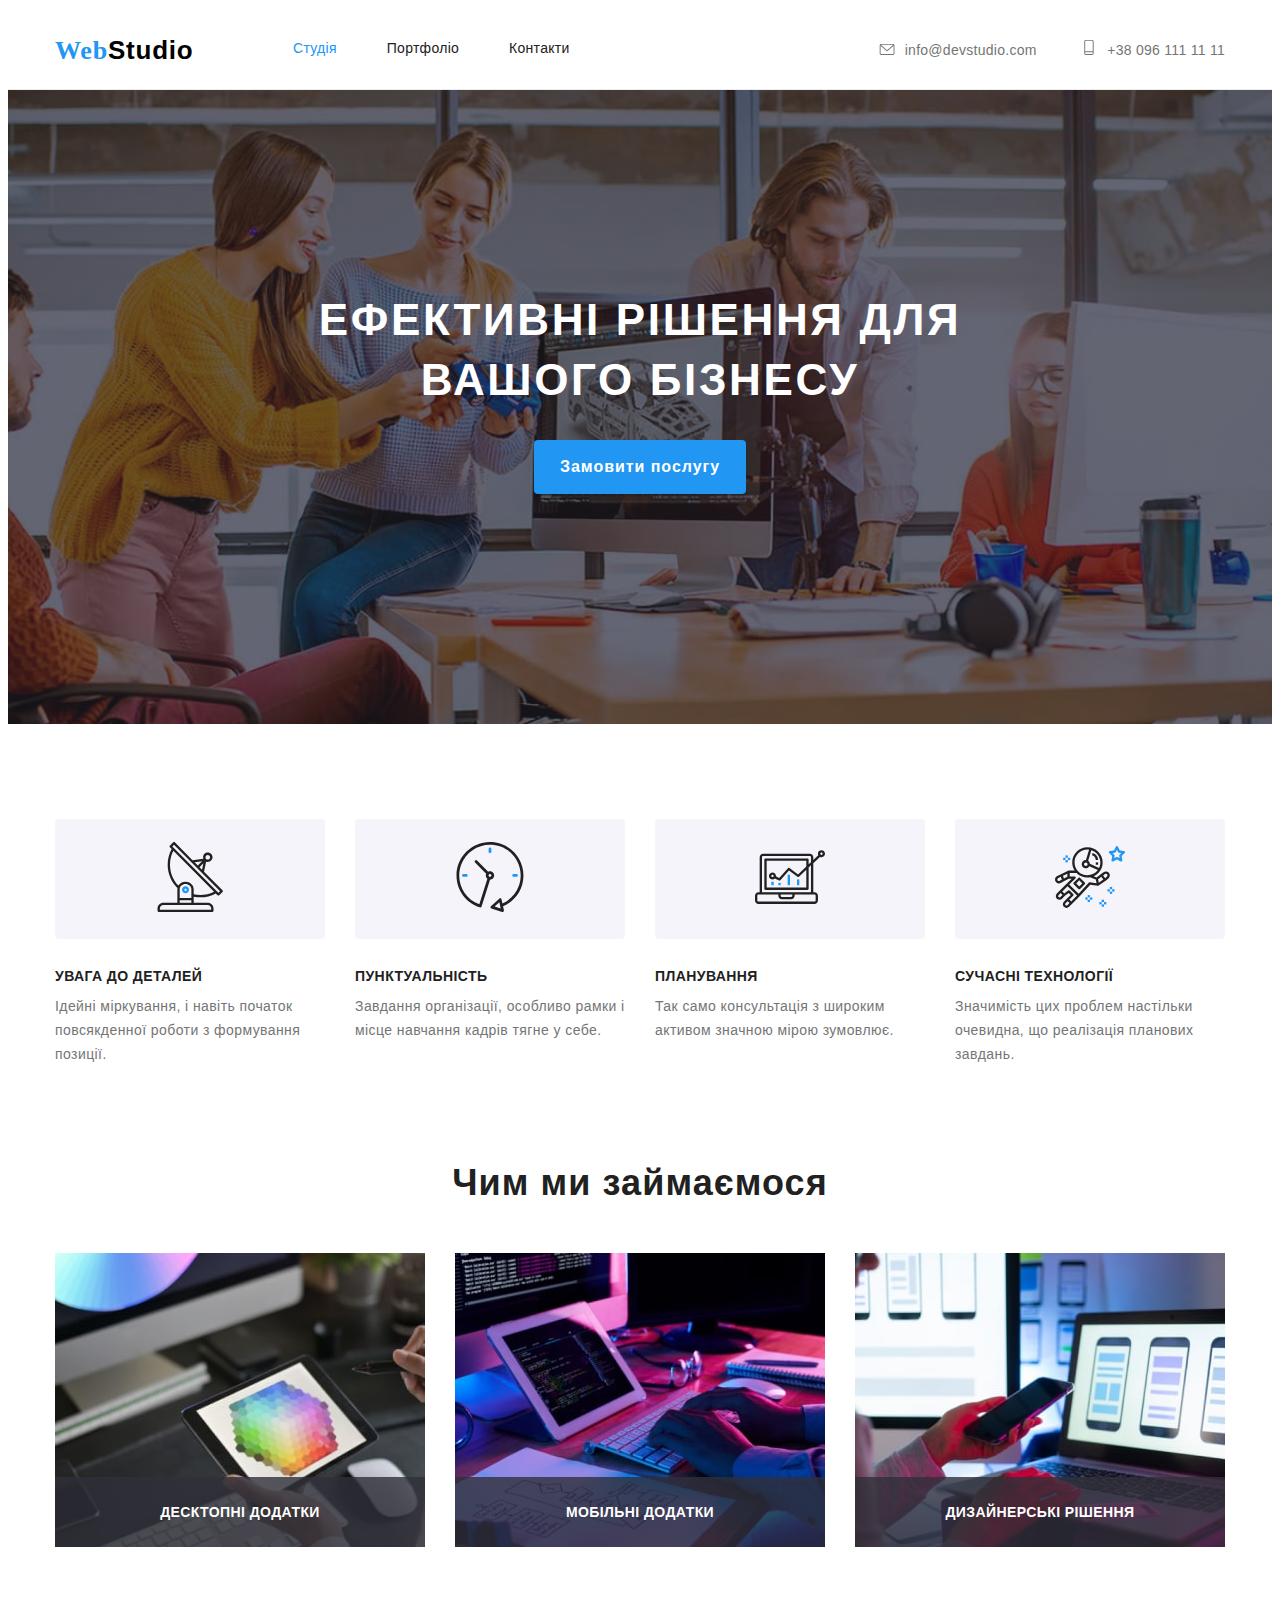
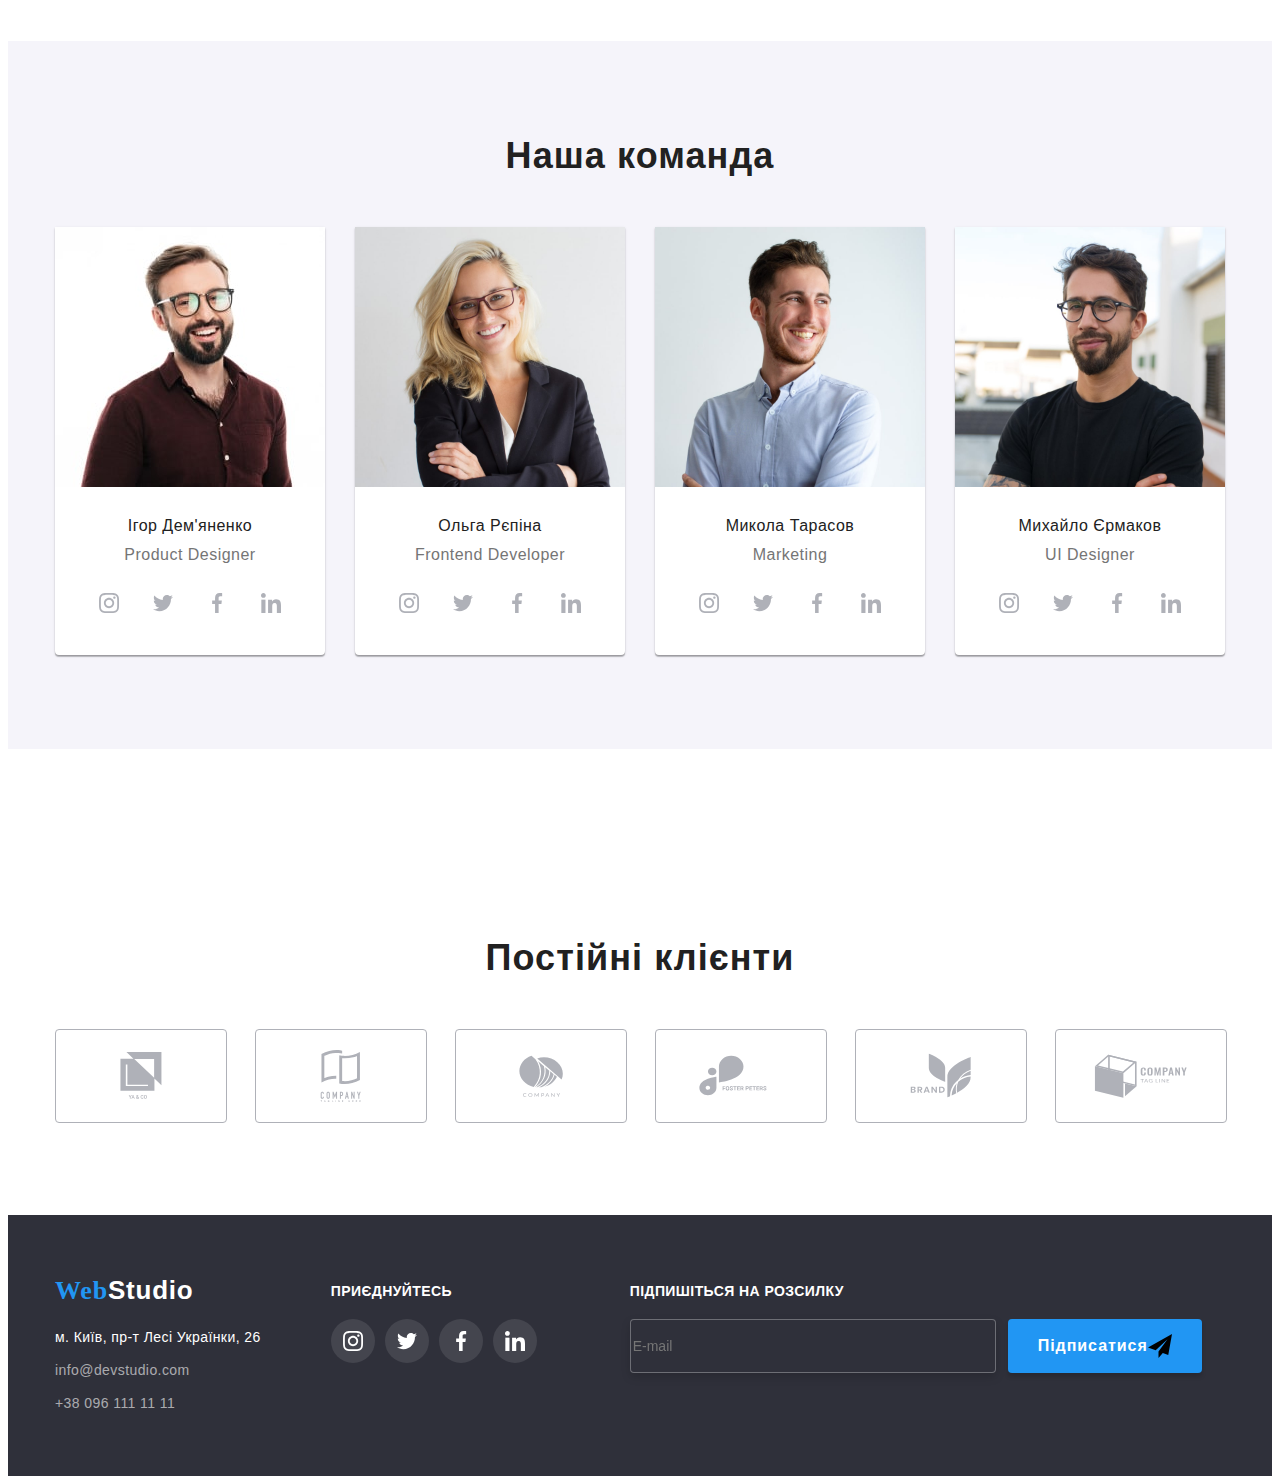
<file: index.html>
<!DOCTYPE html>
<html lang="en">
  <head>
    <meta charset="UTF-8" />
    <meta http-equiv="X-UA-Compatible" content="IE=edge" />
    <meta name="viewport" content="width=device-width, initial-scale=1.0" />
    <title>WebStudio</title>
    <link rel="stylesheet" href="./css/style.css" />
  </head>

  <body>
    <header class="header">
      <div class="container">
        <nav class="header-nav">
        <a href="./index.html" class="header-logo">
          <h1><span class="logo">Web</span><span class="logo-header">Studio</span></h1>
        </a>
        <ul class="header-list list">
          <li><a href="./index.html" class="header-link link">Студія</a></li>
          <li><a href="./portfolio.html" class="header-links link">Портфоліо</a></li>
          <li><a href="./contacts.html" class="header-links link">Контакти</a></li>
        </ul>
        </nav>
        <div class="header-contact">
          <a href="mailto:info@devstudio.com" class="header-mail link"><svg weight="16" height="12" class="header-icons"><use href="./img/icons.svg#icon-envelope-hover"></use></svg>info@devstudio.com</a>
          <a href="tel:+380961111111" class="header-tel link"><svg weight="10" height="16" class="header-icons"><use href="./img/icons.svg#icon-Vector-4"></use></svg>+38 096 111 11 11</a>
        </div>
      </div>
    </header>

    <main>
      <section class="hero">
        <div class="hero-container">
          <p class="hero-title">Ефективні рішення для вашого бізнесу</p>
          <button type="button" class="hero-btn" data-modal-open>Замовити послугу</button>
        </div>
      </section>
      <section class="text">
        <div class="container">
          <ul class="list-text list">
            <li class="text-items">
              <div class="text-elements">
                <a href="#" class="text-link">
                <svg weight="70" height="70" class="text-icons"><use href="./img/icons.svg#icon-Group-3"></use></svg></a>
              </div>
              <p class="text-titles">УВАГА ДО ДЕТАЛЕЙ</p>
              <p class="text-pre-titles">
                Ідейні міркування, і навіть початок повсякденної роботи з
                формування позиції.
              </p>
            </li>
            <li class="text-items">
              <div class="text-elements">
                <a href="#" class="text-link">
                <svg weight="70" height="70" class="text-icons"><use href="./img/icons.svg#icon-clock-1"></use></svg></a>
              </div>
              <p class="text-titles">ПУНКТУАЛЬНІСТЬ</p>
              <p class="text-pre-titles">
                Завдання організації, особливо рамки і місце навчання кадрів
                тягне у себе.
              </p>
            </li>
            <li class="text-items">
              <div class="text-elements">
                <a href="#" class="text-link">
                <svg weight="70" height="70" class="text-icons"><use href="./img/icons.svg#icon-diagram-1"></use></svg></a>
              </div>
              <p class="text-titles">ПЛАНУВАННЯ</p>
              <p class="text-pre-titles">
                Так само консультація з широким активом значною мірою зумовлює.
              </p>
            </li>
            <li class="text-items">
              <div class="text-elements">
                <a href="#" class="text-link">
                <svg weight="70" height="70" class="text-icons"><use href="./img/icons.svg#icon-astronaut-1"></use></svg></a>
              </div>
              <p class="text-titles">СУЧАСНІ ТЕХНОЛОГІЇ</p>
              <p class="text-pre-titles">
                Значимість цих проблем настільки очевидна, що реалізація
                планових завдань.
              </p>
            </li>
          </ul>
        </div>
      </section>
      <section class="work">
        <div class="container">
          <h2 class="work-title">Чим ми займаємося</h2>
          <ul class="work-list list">
            <li class="work-items">
              <div class="work-img">
                <img
                src="./img/galerry_img_1.jpg"
                alt="galerry image"
                width="370"
                height="294"
                />
                <p class="work-cover-text">Десктопні додатки</p>
              </div>
            </li>
            <li class="work-items">
              <div class="work-img">
                <img
                src="./img/galerry_img_2.jpg"
                alt="galerry image"
                width="370"
                height="294"
                />
                <p class="work-cover-text">Мобільні додатки</p>
              </div>
            </li>
            <li class="work-items">
              <div class="work-img">
                <img
                src="./img/galerry_img_3.jpg"
                alt="galerry image"
                width="370"
                height="294"
                />
                <p class="work-cover-text">Дизайнерські рішення</p>
              </div>
            </li>
          </ul>
        </div>
      </section>
      <section class="team">
        <div class="container">
          <h3 class="team-title">Наша команда</h3>
          <ul class="team-list list">
            <li class="team-items">
              <img
                src="./img/team_img_1.jpg"
                alt="team image"
                width="270"
                height="260"
              />
              <p class="team-subject">Ігор Дем'яненко</p>
              <p class="team-desc">Product Designer</p>
              <ul class="team-soc-list list">
                <li class="team-soc-item">
                  <a href="#" class="team-soc-link link">
                    <svg weight="20" height="20" class="team-soc-icons"><use href="./img/icons.svg#icon-instagram-2"></use></svg></a>
                </li>
                <li class="team-soc-item">
                  <a href="#" class="team-soc-link link">
                    <svg weight="20" height="20" class="team-soc-icons"><use href="./img/icons.svg#icon-twitter-1"></use></svg></a>
                </li>
                <li class="team-soc-item">
                  <a href="#" class="team-soc-link link">
                    <svg weight="20" height="20" class="team-soc-icons"><use href="./img/icons.svg#icon-facebook-1"></use></svg></a>
                </li>
                <li class="team-soc-item">
                  <a href="#" class="team-soc-link link">
                    <svg weight="20" height="20" class="team-soc-icons"><use href="./img/icons.svg#icon-linkedin-1"></use></svg></a>
                </li>
              </ul>
            </li>
            <li class="team-items">
              <img
                src="./img/team_img_2.jpg"
                alt="team image"
                width="270"
                height="260"
              />
              <p class="team-subject">Ольга Рєпіна</p>
              <p class="team-desc">Frontend Developer</p>
              <ul class="team-soc-list list">
                <li class="team-soc-item">
                  <a href="#" class="team-soc-link link">
                    <svg weight="20" height="20" class="team-soc-icons"><use href="./img/icons.svg#icon-instagram-2"></use></svg></a>
                </li>
                <li class="team-soc-item">
                  <a href="#" class="team-soc-link link">
                    <svg weight="20" height="20" class="team-soc-icons"><use href="./img/icons.svg#icon-twitter-1"></use></svg></a>
                </li>
                <li class="team-soc-item">
                  <a href="#" class="team-soc-link link">
                    <svg weight="20" height="20" class="team-soc-icons"><use href="./img/icons.svg#icon-facebook-1"></use></svg></a>
                </li>
                <li class="team-soc-item">
                  <a href="#" class="team-soc-link link">
                    <svg weight="20" height="20" class="team-soc-icons"><use href="./img/icons.svg#icon-linkedin-1"></use></svg></a>
                </li>
              </ul>
            </li>
            <li class="team-items">
              <img
                src="./img/team_img_3.jpg"
                alt="team image"
                width="270"
                height="260"
              />
              <p class="team-subject">Микола Тарасов</p>
              <p class="team-desc">Marketing</p>
              <ul class="team-soc-list list">
                <li class="team-soc-item">
                  <a href="#" class="team-soc-link link">
                    <svg weight="20" height="20" class="team-soc-icons"><use href="./img/icons.svg#icon-instagram-2"></use></svg></a>
                </li>
                <li class="team-soc-item">
                  <a href="#" class="team-soc-link link">
                    <svg weight="20" height="20" class="team-soc-icons"><use href="./img/icons.svg#icon-twitter-1"></use></svg></a>
                </li>
                <li class="team-soc-item">
                  <a href="#" class="team-soc-link link">
                    <svg weight="20" height="20" class="team-soc-icons"><use href="./img/icons.svg#icon-facebook-1"></use></svg></a>
                </li>
                <li class="team-soc-item">
                  <a href="#" class="team-soc-link link">
                    <svg weight="20" height="20" class="team-soc-icons"><use href="./img/icons.svg#icon-linkedin-1"></use></svg></a>
                </li>
              </ul>
            </li>
            <li class="team-items">
              <img
                src="./img/team_img_4.jpg"
                alt="team image"
                width="270"
                height="260"
              />
              <p class="team-subject">Михайло Єрмаков</p>
              <p class="team-desc">UI Designer</p>
              <ul class="team-soc-list list">
                <li class="team-soc-item">
                  <a href="#" class="team-soc-link link">
                    <svg weight="20" height="20" class="team-soc-icons"><use href="./img/icons.svg#icon-instagram-2"></use></svg></a>
                </li>
                <li class="team-soc-item">
                  <a href="#" class="team-soc-link link">
                    <svg weight="20" height="20" class="team-soc-icons"><use href="./img/icons.svg#icon-twitter-1"></use></svg></a>
                </li>
                <li class="team-soc-item">
                  <a href="#" class="team-soc-link link">
                    <svg weight="20" height="20" class="team-soc-icons"><use href="./img/icons.svg#icon-facebook-1"></use></svg></a>
                </li>
                <li class="team-soc-item">
                  <a href="#" class="team-soc-link link">
                    <svg weight="20" height="20" class="team-soc-icons"><use href="./img/icons.svg#icon-linkedin-1"></use></svg></a>
                </li>
              </ul>
            </li>
          </ul>
        </div>
      </section>
      <section class="regular-clients">
        <div class="container">
        <h3 class="client-text">Постійні клієнти</h3>
          <ul class="clients-list list">
            <li class="clients-item"><a href="#" class="clients-link link">
                <svg weight="41" height="47" class="clients-icons"><use href="./img/icons.svg#icon-Union"></use></svg>
              </a>
            </li>
            <li class="clients-item"><a href="#" class="clients-link link">
                <svg weight="40" height="52" class="clients-icons"><use href="./img/icons.svg#icon-group"></use></svg>
              </a>
            </li>
            <li class="clients-item"><a href="#" class="clients-link link">
                <svg weight="44" height="42" class="clients-icons"><use href="./img/icons.svg#icon-Object"></use></svg>
              </a>
            </li>
            <li class="clients-item"><a href="#" class="clients-link link">
                <svg weight="84" height="41" class="clients-icons"><use href="./img/icons.svg#icon-group-1"></use></svg>
              </a>
            </li>
            <li class="clients-item"><a href="#" class="clients-link link">
                <svg weight="63" height="45" class="clients-icons"><use href="./img/icons.svg#icon-group-2"></use></svg>
              </a>
            </li>
            <li class="clients-item"><a href="#" class="clients-link link">
                <svg weight="94" height="44" class="clients-icons"><use href="./img/icons.svg#icon-Object-1"></use></svg>
              </a>
            </li>
          </ul>
        </div>
      </section>
    </main>

    <footer>
      <section class="footer">
        <div class="container">
          <a href="./index.html" class="logo-footer">
          <h4><span class="logo">Web</span><span class="footer-logo">Studio</span></h4>
          </a>
          <address class="address">
            <ul class="footer-list list">
              <li class="maps-link">
              <a
                  href="https://goo.gl/maps/BGoxk5Z8TYpSF4ss9"
                  target="_blank"
                  class="maps"
                  rel="noopener noreferrer nofollow" style="text-decoration: none;">м. Київ, пр-т Лесі Українки, 26</a>
              </li>
              <li class="mail-link">
                <a href="mailto:info@devstudio.com" class="mail" style="text-decoration: none;">info@devstudio.com</a>
              </li>
              <li class="tel-link">
                <a href="tel:+380961111111" class="tel" style="text-decoration: none;">+38 096 111 11 11</a>
              </li>
            </ul>
            <div class="footer-soc-list">
              <p class="footer-text">приєднуйтесь</p>
              <ul class="soc-list list">
                <li class="soc-item">
                  <a href="#" class="soc-link">
                    <svg weight="20" height="20" class="footer-soc-icons"><use href="./img/icons.svg#icon-instagram"></use></svg></a>
                </li>
                <li class="soc-item">
                  <a href="#" class="soc-link">
                    <svg weight="20" height="20" class="footer-soc-icons"><use href="./img/icons.svg#icon-twitter-1"></use></svg></a>
                </li>
                <li class="soc-item">
                  <a href="#" class="soc-link">
                    <svg weight="20" height="20" class="footer-soc-icons"><use href="./img/icons.svg#icon-facebook-1"></use></svg></a>
                </li>
                <li class="soc-item">
                  <a href="#" class="soc-link">
                    <svg weight="20" height="20" class="footer-soc-icons"><use href="./img/icons.svg#icon-linkedin-1"></use></svg></a>
                </li>
              </ul>
            </div>
            <div class="footer-group-input">
              <p class="footer-text">Підпишіться на розсилку</p>
              <div class="footer-input-wrapper">
                <input type="email" class="footer-input"
                placeholder="E-mail">
                <button type="submit" class="footer-button">Підписатися<svg width="24" height="24" class="footer-button-icon"><use href="./img/icons.svg#icon-icon-send-1"></use></svg></button>
              </div>
            </div>
          </address>
        </div>
      </section>
    </footer>
    
    <div class="backdrop is-hidden" data-modal>
      <div class="modal">
        <button type="button" class="modal-close" data-modal-close>
          <svg width="11" height="11" class="modal-icon"><use href="./img/icons.svg#icon-Vector-5"></use></svg>
        </button>
        <p class="modal-heading">Залиште свої дані, ми вам передзвонимо</p>
        <form action="">

          <div class="modal-input-group">
            <label for="name">Ім'я</label>
            <div class="modal-input-wrapper">
              <input type="text" class="modal-input" name="name" id="name"
              required>
                <svg class="modal-input-icon" width="18" height="18">
                <use href="./img/icons.svg#icon-Vector-6"></use></svg>
            </div>
          </div>

          <div class="modal-input-group">
            <label for="name-tel">Телефон</label>
            <div class="modal-input-wrapper">
              <input type="tel" class="modal-input"
              name="name-tel" id="name-tel"
              pattern="[\+]\d{3}\s[\(]\d{2}[\)]\s\d{3}[\-]\d{2}[\-]\d{2}"
              required>
              <svg class="modal-input-icon" width="18" height="18">
                <use href="./img/icons.svg#icon-Vector-7"></use></svg>
            </div>
          </div>

          <div class="modal-input-group">
            <label for="name-email">Пошта</label>
            <div class="modal-input-wrapper">
              <input type="email" class="modal-input"
              name="name-email" id="name-email"
              required>
              <svg class="modal-input-icon" width="18" height="18">
                <use href="./img/icons.svg#icon-Vector-8"></use></svg>
            </div>
          </div>
          
          <div class="modal-input-group">
            <label for="comment">Коментар</label>
              <textarea name="comment" id="comment" class="modal-text"
              placeholder="Введіть текст"></textarea>
          </div>

          <div class="modal-group">
            <input type="checkbox" name="politic" id="politic" class="modal-politic-check visually-hidden">
            <label for="politic" class="modal-politic-label">
              <span class="modal-politic-check2">
                <svg width="11" height="8">
                <use href="./img/icons.svg#icon-Vector-9"></use></svg>
              </span>
              Погоджуюся з розсилкою та приймаю<a href="" class="modal-politic">Умови договору</a></label>
          </div>
          <button type="submit" class="modal-btn">Відправити</button>
        </form>
      </div>
    </div>
    <script src="./js/modal.js"></script>
  </body>
</html>
</file>
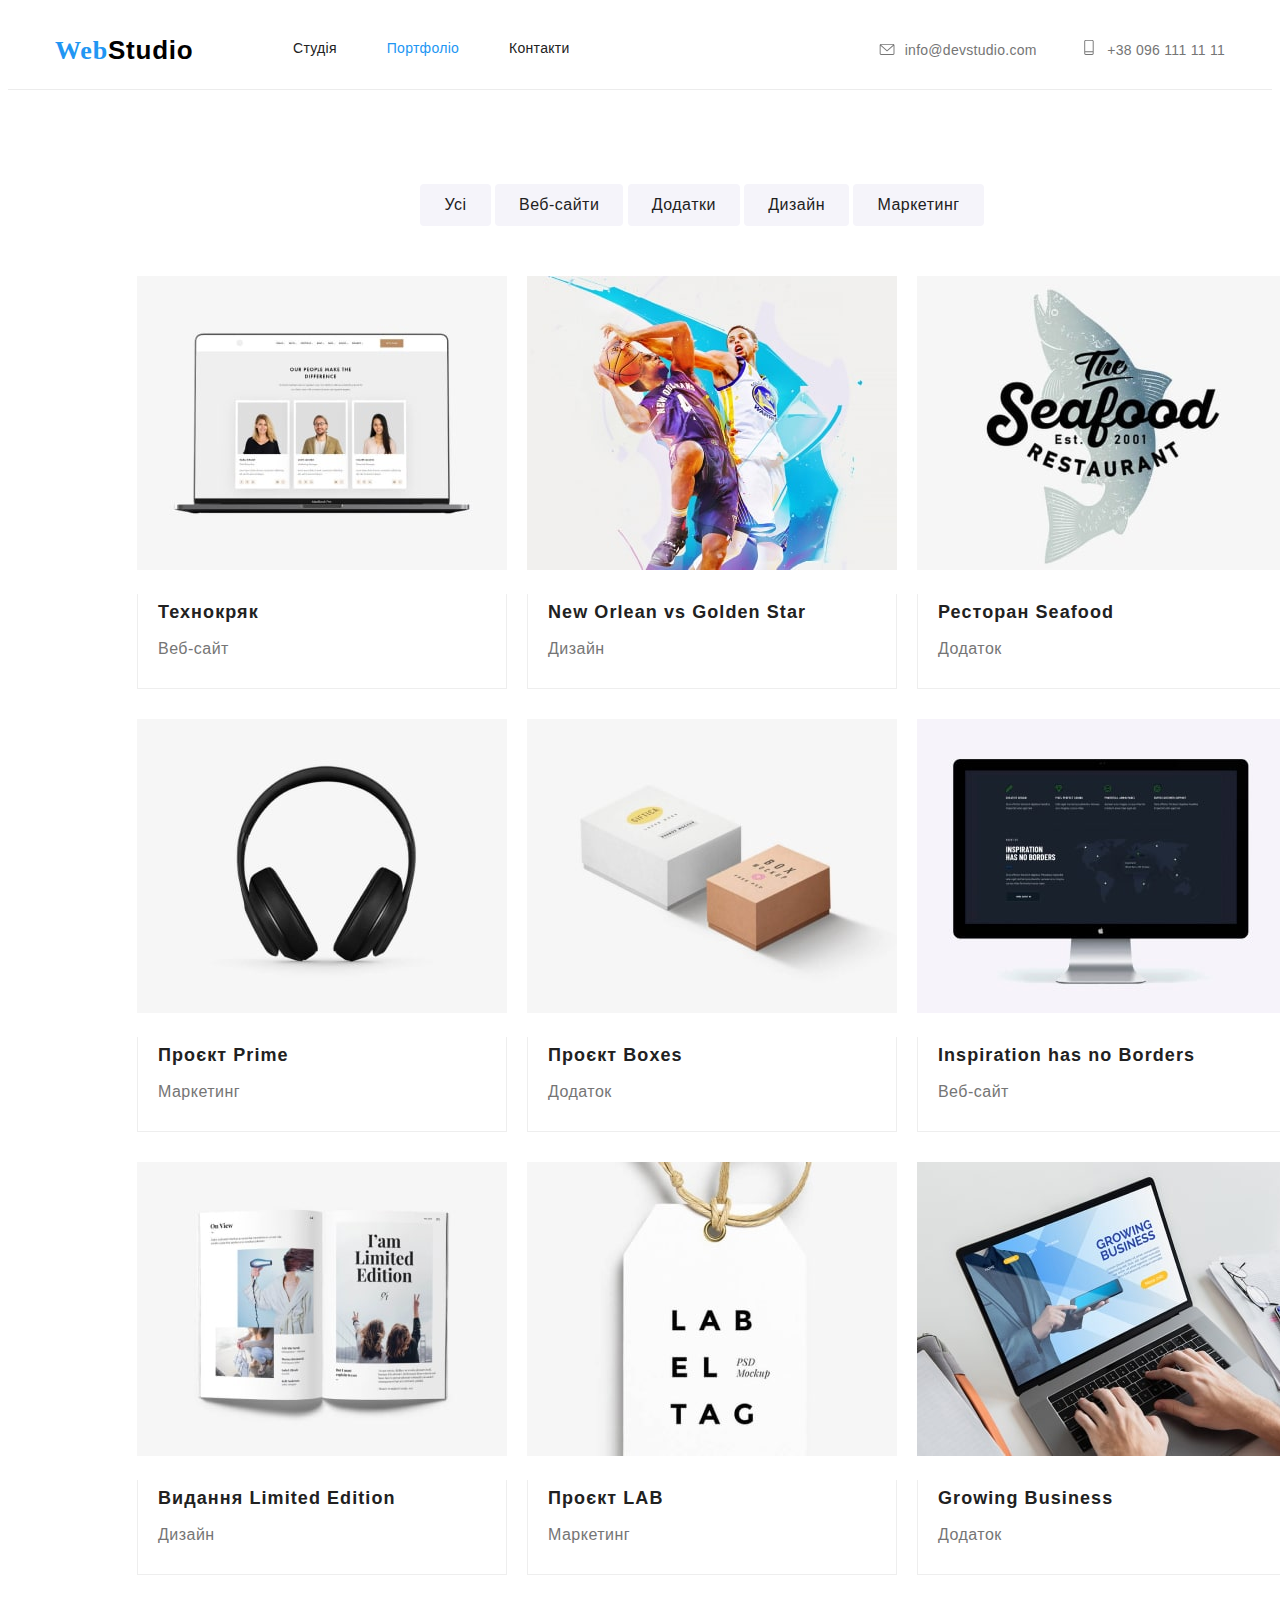
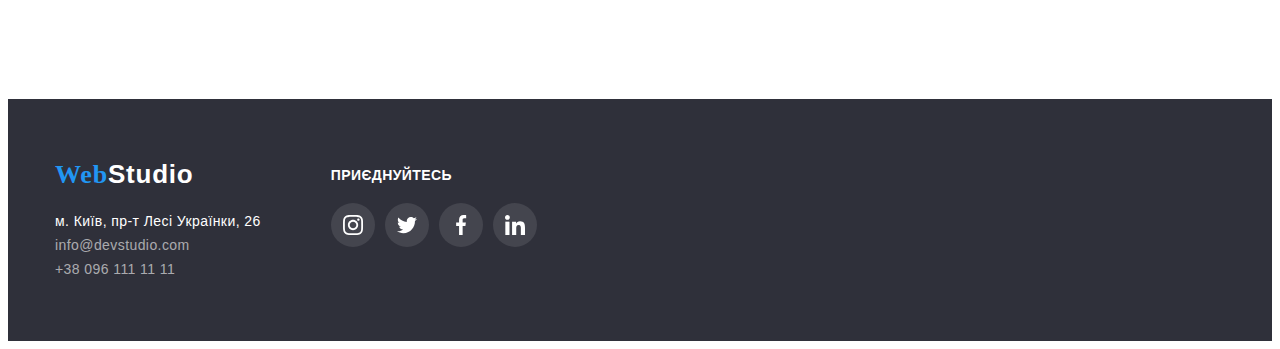
<file: portfolio.html>
<!DOCTYPE html>
<html lang="en">
<head>
    <meta charset="UTF-8">
    <meta http-equiv="X-UA-Compatible" content="IE=edge">
    <meta name="viewport" content="width=device-width, initial-scale=1.0">
    <title>Portfolio</title>
    <link rel="stylesheet" href="./css/style.css">
</head>
<body>
    <header class="header">
        <div class="container">
            <nav class="header-nav">
                <a href="./index.html" class="header-logo">
                    <h1><span class="logo">Web</span><span class="logo-header">Studio</span></h1>
                </a>
                <ul class="header-list list">
                    <li><a href="./index.html" class="header-links link">Студія</a></li>
                    <li><a href="./portfolio.html" class="header-link link">Портфоліо</a></li>
                    <li><a href="./contacts.html" class="header-links link">Контакти</a></li>
                </ul>
            </nav>
        <div class="header-contact">
          <a href="mailto:info@devstudio.com" class="header-mail link"><svg weight="16" height="12" class="header-icons"><use href="./img/icons.svg#icon-envelope-hover"></use></svg>info@devstudio.com</a>
          <a href="tel:+380961111111" class="header-tel link"><svg weight="10" height="16" class="header-icons"><use href="./img/icons.svg#icon-Vector-4"></use></svg>+38 096 111 11 11</a>
        </div>
    </div>
 </header>

<main>
    <section class="main">
        <div class="container">
        <ul class="main-list list">
            <button type="button" class="main-button link">Усі</button>
            <button type="button" class="main-button link">Веб-сайти</button>
            <button type="button" class="main-button link">Додатки</button>
            <button type="button" class="main-button link">Дизайн</button>
            <button type="button" class="main-button link">Маркетинг</button>
        </ul>
        <ul class="list-main list">
            <li class="item">
                <div class="item-img">
                    <img src="./img/all_img_1.jpg" alt="all image">
                    <p class="item-cover-text">****************</p>
                </div>
                    <div class="item-text">
                    <p class="title">Технокряк</p>
                    <p class="subtitle">Веб-сайт</p>
            </li>
            <li class="item">
                <div class="item-img">
                    <img src="./img/all_img_2.jpg" alt="all image">
                    <p class="item-cover-text">****************</p>
                </div>
                    <div class="item-text">
                    <p class="title">New Orlean vs Golden Star</p>
                    <p class="subtitle">Дизайн</p>
            </li>
            <li class="item">
                <div class="item-img">
                    <img src="./img/all_img_3.jpg" alt="all image">
                    <p class="item-cover-text">****************</p>
                </div>
                    <div class="item-text">
                    <p class="title">Ресторан Seafood</p>
                    <p class="subtitle">Додаток</p>
            </li>
            <li class="item">
                <div class="item-img">
                    <img src="./img/all_img_4.jpg" alt="all image">
                    <p class="item-cover-text">****************</p>
                </div>
                    <div class="item-text">
                    <p class="title">Проєкт Prime</p>
                    <p class="subtitle">Маркетинг</p>
            </li>
            <li class="item">
                <div class="item-img">
                    <img src="./img/all_img_5.jpg" alt="all image">
                    <p class="item-cover-text">****************</p>
                </div>
                    <div class="item-text">
                    <p class="title">Проєкт Boxes</p>
                    <p class="subtitle">Додаток</p>
            </li>
            <li class="item">
                <div class="item-img">
                    <img src="./img/all_img_6.jpg" alt="all image">
                    <p class="item-cover-text">****************</p>
                </div>
                    <div class="item-text">
                    <p class="title">Inspiration has no Borders</p>
                    <p class="subtitle">Веб-сайт</p>
            </li>
            <li class="item">
                <div class="item-img">
                    <img src="./img/all_img_7.jpg" alt="all image">
                    <p class="item-cover-text">****************</p>
                </div>
                    <div class="item-text">
                    <p class="title">Видання Limited Edition</p>
                    <p class="subtitle">Дизайн</p>
            </li>
            <li class="item">
                <div class="item-img">
                    <img src="./img/all_img_8.jpg" alt="all image">
                    <p class="item-cover-text">****************</p>
                </div>
                    <div class="item-text">
                    <p class="title">Проєкт LAB</p>
                    <p class="subtitle">Маркетинг</p>
            </li>
            <li class="item">
                <div class="item-img">
                    <img src="./img/all_img_9.jpg" alt="all image">
                    <p class="item-cover-text">****************</p>
                </div>
                    <div class="item-text">
                    <p class="title">Growing Business</p>
                    <p class="subtitle">Додаток</p>
            </li>
        </ul>
        </div>
    </section>
</main>
    
    <footer>
        <section class="footer">
            <div class="container">
                <a href="./index.html" class="header-logo">
                    <h4><span class="logo">Web</span><span class="footer-logo">Studio</span></h4>
                </a>
        <address class="address">
            <ul class="footer-list list">
                <li><a href="https://goo.gl/maps/BGoxk5Z8TYpSF4ss9" class="maps" style="text-decoration: none;" target="_blank" rel="noopener noreferrer nofollow">м. Київ, пр-т Лесі Українки, 26</a></li>
                <li><a href="mailto:info@devstudio.com" class="mail" style="text-decoration: none;">info@devstudio.com</a></li>
                <li><a href="tel:+380961111111" class="tel" style="text-decoration: none;">+38 096 111 11 11</a></li>
            </ul>
            <div class="footer-soc-list">
              <p class="footer-text">приєднуйтесь</p>
              <ul class="soc-list list">
                <li class="soc-item">
                  <a href="#" class="soc-link">
                    <svg weight="20" height="20" class="footer-soc-icons"><use href="./img/icons.svg#icon-instagram"></use></svg></a>
                </li>
                <li class="soc-item">
                  <a href="#" class="soc-link">
                    <svg weight="20" height="20" class="footer-soc-icons"><use href="./img/icons.svg#icon-twitter-1"></use></svg></a>
                </li>
                <li class="soc-item">
                  <a href="#" class="soc-link">
                    <svg weight="20" height="20" class="footer-soc-icons"><use href="./img/icons.svg#icon-facebook-1"></use></svg></a>
                </li>
                <li class="soc-item">
                  <a href="#" class="soc-link">
                    <svg weight="20" height="20" class="footer-soc-icons"><use href="./img/icons.svg#icon-linkedin-1"></use></svg></a>
                </li>
              </ul>
            </div>
        </address>
        </div>
        </section>
    </footer>
</body>
</html>
</file>
<file: css/style.css>
:root {
  --main-color: #ccc;

  --accent-color: #2196f3;

  --main-margin: 30px;
}
p,
h1,
h2,
h3,
h4,
h5,
h6 {
  margin: 0;
}
ul {
  margin: 0;
  padding-left: 0;
}
button {
  cursor: pointer;
}
img {
  display: block;
}

body {
  font-family: "Roboto", sans-serif;
  color: #212121;
}

.container {
  width: 1170px;
  padding: 0 15px;
  margin: 0 auto;
}

.link {
  text-decoration: none;
}
.list {
  list-style: none;
}
/*------------HEADER------------*/
.header {
  border-bottom: 1px;
  border-bottom-style: solid;
  border-color: #ececec;
  padding: 25px 0;
}
header .container {
  display: flex;
  align-items: center;
}
.header-nav {
  display: flex;
  align-items: center;
}
.header-contact {
  margin-left: auto;
}
.header-list {
  font-family: "Roboto";
  font-style: normal;
  font-weight: 500;
  font-size: 14px;
  line-height: 16px;
  letter-spacing: 0.02em;
  color: #212121;
  display: flex;
}
.header-logo {
  width: 145px;
  height: 31px;
  margin-right: 93px;
  text-decoration: none;
  display: flex;
  align-items: center;
}
.logo {
  font-family: "Raleway";
  font-style: normal;
  font-weight: 700;
  font-size: 26px;
  line-height: calc(31 / 26);
  /* identical to box height */
  letter-spacing: 0.03em;
  color: #2196f3;
}
.logo-header {
  font-family: "Raleway", sans-serif;
  font-style: normal;
  font-weight: 700;
  font-size: 26px;
  line-height: calc(31 / 26);
  letter-spacing: 0.03em;
  color: #000;
  margin-right: 93px;
}
.header-links {
  font-family: "Roboto", sans-serif;
  font-style: normal;
  font-weight: 500;
  font-size: 14px;
  line-height: 1.14;
  letter-spacing: 0.02em;
  color: #212121;
  transition: color 250ms cubic-bezier(0.4, 0, 0.2, 1);
}
/*.header-list li + li {
  margin-left: 50px;
}*/
.header-list > li:not(:last-child) {
  margin-right: 50px;
}

.header-links:hover,
.header-links:focus {
  color: var(--accent-color);
}

.header-link {
  font-family: "Roboto", sans-serif;
  font-style: normal;
  font-weight: 500;
  font-size: 14px;
  line-height: 1.14;
  letter-spacing: 0.02em;
  color: #2196f3;
  transition: color 250ms cubic-bezier(0.4, 0, 0.2, 1);
}
.header-link:hover,
.header-link:focus {
  color: var(--accent-color);
}
.header-tel {
  font-weight: 500;
  font-size: 14px;
  line-height: 1.14;
  letter-spacing: 0.02em;
  color: #757575;
  transition: color 250ms cubic-bezier(0.4, 0, 0.2, 1);
}
/* .header-tel:hover,
.header-tel:focus {
  color: var(--accent-color);
} */
.header-tel:hover,
.header-tel:focus {
  color: var(--accent-color);
}
.header-icons {
  fill: currentColor;
}
.header-mail {
  font-weight: 500;
  font-size: 14px;
  line-height: 1.14;
  letter-spacing: 0.02em;
  color: #757575;
  margin-right: 40px;
  transition: color 250ms cubic-bezier(0.4, 0, 0.2, 1);
}
/* .header-mail:hover,
.header-mail:focus {
  color: var(--accent-color);
} */
.header-mail:hover,
.header-mail:focus {
  color: var(--accent-color);
}
.header-icons {
  fill: currentColor;
}
.header-icons {
  margin-right: 10px;
  width: 16px;
}

/*------------HERO------------*/

.hero-container {
  padding: 200px 0;
  max-width: 1600px;
  min-width: 1200px;
  margin: auto;
  background-image: linear-gradient(
      rgba(47, 48, 58, 0.4),
      rgba(47, 48, 58, 0.4)
    ),
    url(../img/hero-img.jpg);
  background-repeat: no-repeat;
  background-size: cover;
  background-position: center;
  background-color: #2f303a;
}
.hero-title {
  font-family: inherit;
  font-style: normal;
  background-color: #2f303a;
  font-weight: 900;
  font-size: 44px;
  line-height: 1.36;
  text-align: center;
  letter-spacing: 0.06em;
  text-transform: uppercase;
  background-color: transparent;
  color: #ffffff;
  display: flex;
  align-items: center;
  justify-content: center;
  width: 700px;
  height: 120px;
  margin: 0 auto;
}
.hero-btn {
  font-family: inherit;
  font-weight: 700;
  font-size: 16px;
  line-height: 1.87;
  display: flex;
  align-items: center;
  text-align: center;
  letter-spacing: 0.06em;
  color: #ffffff;
  background: #2196f3;
  box-shadow: 0px 4px 4px rgba(0, 0, 0, 0.15);
  border-radius: 4px;
  border-color: transparent;
  margin: 30px auto;
  padding: 10px 24px;
}
.hero-btn:hover,
.hero-btn:focus {
  background-color: var(--accent-color);
}
/*------------TEXT------------*/
.text {
  padding: 95px 0;
}
.list-text {
  display: flex;
}
.text-items:not(:last-child) {
  margin-right: var(--main-margin);
}
.text-elements {
  width: 270px;
  height: 120px;
  display: flex;
  background: #f5f4fa;
  border-radius: 4px;
  justify-content: center;
  align-items: center;
}
.text-elements:not(:last-child) {
  margin: 0 0 30px 0;
}
.text-titles {
  font-weight: 700;
  font-size: 14px;
  line-height: 1.14;
  letter-spacing: 0.03em;
  text-transform: uppercase;
  color: #212121;
  padding-bottom: 10px;
}
.text-pre-titles {
  font-weight: 400;
  font-size: 14px;
  line-height: 1.71;
  letter-spacing: 0.03em;
  color: #757575;
  max-width: 270px;
}
/*------------WORK------------*/
.work {
  padding-bottom: 94px;
}
.work-title {
  font-family: inherit;
  font-weight: 700;
  font-size: 36px;
  line-height: 1.16;
  text-align: center;
  letter-spacing: 0.03em;
  color: #212121;
  padding-bottom: 50px;
}
.work-list {
  display: flex;
}
/* .work-items {
} */
.work-img {
  position: relative;
}
.work-cover-text {
  font-family: inherit;
  font-weight: 700;
  font-size: 14px;
  line-height: 16px;
  text-align: center;
  letter-spacing: 0.03em;
  text-transform: uppercase;
  color: #ffffff;
  width: 100%;
  background: rgba(47, 48, 58, 0.8);
  padding: 27px 0;

  position: absolute;
  top: 0;
  transform: translateY(320%);
}
.work-items:not(:last-child) {
  margin-right: var(--main-margin);
}
/*------------TEAM------------*/
.team {
  background-color: #f5f4fa;
  padding: 94px 0;
}
.team-title {
  font-family: inherit;
  font-weight: 700;
  font-size: 36px;
  line-height: 1.16;
  text-align: center;
  letter-spacing: 0.03em;
  color: #212121;
  padding-bottom: 50px;
}
.team-list {
  display: flex;
  max-width: 1170px;
}
.team-items:not(:last-child) {
  margin-right: var(--main-margin);
}
.team-items {
  width: calc((100% - 90px) / 4);
  border-radius: 0px 0px 4px 4px;
  background: #ffffff;
  box-shadow: 0px 1px 3px rgba(0, 0, 0, 0.12), 0px 1px 1px rgba(0, 0, 0, 0.14),
    0px 2px 1px rgba(0, 0, 0, 0.2);
}
.team-subject {
  font-weight: 500;
  font-size: 16px;
  line-height: 1.18;
  text-align: center;
  letter-spacing: 0.03em;
  color: #212121;
  margin: 30px 0 10px;
}
.team-desc {
  font-weight: 400;
  font-size: 16px;
  line-height: 1.18;
  text-align: center;
  letter-spacing: 0.03em;
  color: #757575;
  margin: 10px 0 16px;
}
.team-soc-list {
  display: flex;
  justify-content: center;
  align-items: center;
}
.team-soc-item {
  width: 44px;
  height: 44px;
  margin-bottom: var(--main-margin);
}
.team-soc-item:not(:last-child) {
  margin-right: 10px;
}
.team-soc-link {
  width: 100%;
  height: 100%;
  display: flex;
  background-color: #ffffff;
  border-radius: 50%;
  justify-content: center;
  align-items: center;
  color: #afb1b8;
  transition: color 250ms cubic-bezier(0.4, 0, 0.2, 1);
}
.team-soc-link:hover {
  color: var(--accent-color);
}
.team-soc-icons {
  fill: currentColor;
}
/* .team-soc-link:hover .team-soc-icons {
  fill: var(--accent-color);
} */

/* .team-soc-link:hover {
  color: var(--accent-color);
}
.team-soc-icons {
  fill: currentColor;
} */
/*------------CLIENTS------------*/
.regular-clients {
  padding: 94px 0;
}
.client-text {
  font-family: inherit;
  font-weight: 700;
  font-size: 36px;
  line-height: 42px;
  text-align: center;
  letter-spacing: 0.03em;
  color: #212121;
  margin: 94px auto 50px;
}
.clients-list {
  display: flex;
  justify-content: center;
  align-items: center;
}
.clients-item {
  width: 170px;
  height: 92px;
}
.clients-item:not(:last-child) {
  margin-right: var(--main-margin);
}
.clients-link {
  width: 100%;
  height: 100%;
  display: flex;
  border: 1px solid #afb1b8;
  border-radius: 4px;
  justify-content: center;
  align-items: center;
  color: #afb1b8;
  transition: color 250ms cubic-bezier(0.4, 0, 0.2, 1),
    border-color 250ms cubic-bezier(0.4, 0, 0.2, 1);
}
.clients-link:hover {
  color: var(--accent-color);
  border-color: var(--accent-color);
}
.clients-icons {
  fill: currentColor;
}
/* .clients-link:hover .clients-icons {
  fill: var(--accent-color);
} */

/*------------FOOTER------------*/
.footer {
  background-color: #2f303a;
  padding: 60px 0;
}
.logo-footer {
  width: 145px;
  height: 31px;
  text-decoration: none;
}
.address {
  display: flex;
  margin-top: 20px;
}
.footer-logo {
  font-family: inherit;
  font-style: normal;
  font-weight: 700;
  font-size: 26px;
  line-height: 1.19;
  letter-spacing: 0.03em;
  color: #ffffff;
  margin-bottom: 20px;
}
.footer-title {
  font-family: inherit;
  font-style: normal;
  font-weight: 700;
  font-size: 26px;
  line-height: 1.19;
  letter-spacing: 0.03em;
  color: #2196f3;
}
.maps-link {
  margin-bottom: 9px;
}
.maps {
  font-style: normal;
  font-weight: 400;
  font-size: 14px;
  line-height: 1.71;
  letter-spacing: 0.03em;
  color: #ffffff;
  margin: 28px 0 12px;
  transition: color 250ms cubic-bezier(0.4, 0, 0.2, 1);
}
.maps:hover,
.maps:focus {
  color: #2196f3;
}
.mail-link {
  margin-bottom: 9px;
}
.mail {
  font-style: normal;
  font-weight: 400;
  font-size: 14px;
  line-height: 1.71;
  letter-spacing: 0.03em;
  color: rgba(255, 255, 255, 0.6);
  margin-bottom: 12px;
  transition: color 250ms cubic-bezier(0.4, 0, 0.2, 1);
}
.mail:hover,
.mail:focus {
  color: #2196f3;
}
.tel {
  font-style: normal;
  font-weight: 400;
  font-size: 14px;
  line-height: 1.71;
  letter-spacing: 0.03em;
  color: rgba(255, 255, 255, 0.6);
  transition: color 250ms cubic-bezier(0.4, 0, 0.2, 1);
}
.tel:hover,
.tel:focus {
  color: #2196f3;
}
.footer-soc-list {
  margin-top: -43px;
  margin-left: 70px;
  width: 206px;
  height: 80px;
}
.soc-list {
  display: flex;
  justify-content: center;
  align-items: center;
}
.soc-item {
  width: 44px;
  height: 44px;
}
.soc-item:not(:last-child) {
  margin-right: 10px;
}
.soc-link {
  width: 100%;
  height: 100%;
  display: flex;
  background: rgba(255, 255, 255, 0.1);
  border-radius: 50%;
  justify-content: center;
  align-items: center;
  color: #ffffff;
  transition: background-color 250ms cubic-bezier(0.4, 0, 0.2, 1);
}
.soc-link:hover {
  background-color: var(--accent-color);
}
.footer-soc-icons {
  fill: currentColor;
}

.footer-group-input {
  margin-left: 93px;
  margin-top: -43px;
}

.footer-text {
  font-family: inherit;
  font-style: normal;
  font-weight: 700;
  font-size: 14px;
  line-height: 16px;
  letter-spacing: 0.03em;
  text-transform: uppercase;
  color: #ffffff;
  padding-bottom: 20px;
}

.footer-input-wrapper {
  display: flex;
  justify-content: center;
  align-items: center;
}
.footer-input {
  width: 360px;
  height: 50px;
  margin-right: 12px;
  background: #2f303a;
  border: 1px solid rgba(255, 255, 255, 0.3);
  filter: drop-shadow(0px 4px 4px rgba(0, 0, 0, 0.15));
  border-radius: 4px;
  color: #ffffff;
  font-size: 14px;
}
.footer-button {
  font-family: inherit;
  font-weight: 700;
  font-size: 16px;
  line-height: 30px;
  display: flex;
  align-items: center;
  text-align: center;
  letter-spacing: 0.06em;
  color: #ffffff;

  padding: 10px 28px;
  background-color: var(--accent-color);
  border-radius: 4px;
  box-shadow: 0px 4px 4px rgba(0, 0, 0, 0.15);
  border-color: transparent;
}
/* .footer-button-icon {
  color: #ffffff;
} */
.footer-button + svg {
  margin-left: 10px;
  fill: #ffffff;
}
/*------------Portfolio------------*/
.main {
  padding: 94px;
}
.main-button {
  font-family: inherit;
  font-style: normal;
  font-weight: 500;
  font-size: 16px;
  line-height: 1.62;
  text-align: center;
  letter-spacing: 0.03em;
  color: #212121;
  padding: 6px 22px 6px 22px;
  background: #f5f4fa;
  border-radius: 4px;
  border-color: transparent;

  transition: background-color 250ms cubic-bezier(0.4, 0, 0.2, 1),
    color 250ms cubic-bezier(0.4, 0, 0.2, 1);
}
.main-button:hover,
.main-button:focus {
  color: #ffffff;
  background-color: #2196f3;
  border-color: transparent;
  box-shadow: 0px 3px 1px rgba(0, 0, 0, 0.1), 0px 1px 2px rgba(0, 0, 0, 0.08),
    0px 2px 2px rgba(0, 0, 0, 0.12);
}
.main-list {
  margin-bottom: 50px;
  text-align: center;
}
.list-main {
  display: flex;
  flex-wrap: wrap;
}
.item {
  width: calc((100% - 60px) / 3);
  margin-left: 20px;
  margin-bottom: 30px;
  border-bottom: 110px;

  transition: box-shabow 1000ms cubic-bezier(0.4, 0, 0.2, 1);
}
.item:hover {
  box-shadow: 0px 1px 1px rgba(0, 0, 0, 0.12), 0px 4px 4px rgba(0, 0, 0, 0.06),
    1px 4px 6px rgba(0, 0, 0, 0.16);
}
.item:hover .item-cover-text {
  transform: translateY(0);
}
.item-img {
  position: relative;
  overflow: hidden;
}

.item-cover-text {
  font-family: inherit;
  font-weight: 700;
  font-size: 14px;
  line-height: 16px;
  text-align: center;
  letter-spacing: 0.03em;
  text-transform: uppercase;
  color: #ffffff;
  width: 100%;
  height: 100%;
  background: rgba(33, 150, 243, 0.9);
  padding: 27px 0;

  position: absolute;
  top: 0;
  transform: translateY(100%);
  transition: 250ms cubic-bezier(0.4, 0, 0.2, 1);
}

/*-------якщо-тексту-більше-за-розміри-секції-------*/

/* .item-cover-text::-webkit-scrollbar {
  width: 5px;
}
.item-cover-text::-webkit-scrollbar-track {
  box-shadow: inset 0 0 2px rgba(0, 0, 0, 0.00);
}
.item-cover-text::-webkit-scrollbar-thumb {
  background-color: transparent;
} */

/*-------якщо-тексту-більше-за-розміри-секції-------*/

.item-text {
  /* border: 1px solid #eeeeee; */
  width: 368px;

  border-right-width: 1px;
  border-right-style: solid;
  border-right-color: #eeeeee;

  border-bottom-width: 1px;
  border-bottom-style: solid;
  border-bottom-color: #eeeeee;

  border-left-width: 1px;
  border-left-style: solid;
  border-left-color: #eeeeee;
}
/* .item:nth-child(1) {
  width: 370px;
  box-shadow: 0px 1px 1px rgba(0, 0, 0, 0.12),
    0px 4px 4px rgba(0, 0, 0, 0.06),
    1px 4px 6px rgba(0, 0, 0, 0.16);
} */
.title {
  font-weight: 700;
  font-size: 18px;
  line-height: 36px;
  letter-spacing: 0.06em;
  color: #212121;
  margin: 24px 20px 4px 20px;
  width: 322px;
}
.subtitle {
  font-weight: 400;
  font-size: 16px;
  line-height: 1.87;
  letter-spacing: 0.03em;
  color: #757575;
  margin: 4px 24px 24px 20px;
}

/*--------------------DACKDROP--------------------*/
.backdrop {
  position: fixed;
  top: 0;
  width: 100%;
  height: 100%;
  background: rgba(0, 0, 0, 0.4);
  transition: opacity 250ms cubic-bezier(0.4, 0, 0.2, 1),
    visibility 250ms cubic-bezier(0.4, 0, 0.2, 1);
}

.modal {
  position: absolute;
  top: 50%;
  left: 50%;
  transform: translate(-50%, -50%) scale(1) rotate(0);
  background: #ffffff;
  box-shadow: 0px 1px 3px rgba(0, 0, 0, 0.12), 0px 1px 1px rgba(0, 0, 0, 0.14),
    0px 2px 1px rgba(0, 0, 0, 0.2);
  border-radius: 4px;
  transition: transform 250ms cubic-bezier(0.4, 0, 0.2, 1);
  padding: 40px;
}
.backdrop.is-hidden .modal {
  transform: translate(-50%, -50%) scale(0) /* scaleY(0) */ rotate(-180deg);
}

.modal-close {
  position: absolute;
  top: 8px;
  right: 8px;
  width: 30px;
  height: 30px;
  background: #ffffff;
  border: 1px solid rgba(0, 0, 0, 0.1);
  border-radius: 50%;
  display: flex;
  align-items: center;
  justify-content: center;
  transition: border-color 250ms cubic-bezier(0.4, 0, 0.2, 1);
}
.modal-close:hover,
.modal-close:focus {
  border-color: var(--accent-color);
}

/* .modal-icon {
}
.modal-close:hover + .modal-icon,
.modal-close:focus + .modal-icon {
  fill: var(--accent-color);
} */

.is-hidden {
  opacity: 0;
  visibility: hidden;
  pointer-events: none;
}

.modal-heading {
  font-family: inherit;
  font-weight: 700;
  font-size: 20px;
  line-height: 23px;
  text-align: center;
  letter-spacing: 0.03em;
  color: #212121;
  margin-bottom: 12px;
}

.modal-input {
  width: calc(100% - 47px);
  height: 40px;
  border: 1px solid rgba(33, 33, 33, 0.2);
  border-radius: 4px;
  padding-left: 42px;
  font-size: 14px;
  transition: border-color 250ms cubic-bezier(0.4, 0, 0.2, 1);
}
.modal-input:focus,
.modal-input:hover {
  border-color: var(--accent-color);
}
.modal-input:focus + svg,
.modal-input:hover + svg {
  fill: var(--accent-color);
}

/* .modal-input:not(:focus):not(:placeholder-show):valid {
  background-color: var(--accent-color);
}
.modal-input:not(:focus):not(:placeholder-show):invalid {
  background-color: rgda(255, 0, 0, 0.2);
} */

.modal-input-group {
  width: 100%;
  margin-bottom: 10px;
}
.modal-input-group label {
  margin-bottom: 10px;
  font-family: inherit;
  font-weight: 400;
  font-size: 12px;
  line-height: 14px;
  letter-spacing: 0.01em;
  color: #757575;
  display: block;
}

.modal-text {
  font-family: inherit;
  font-weight: 400;
  font-size: 12px;
  line-height: 14px;
  letter-spacing: 0.01em;
  color: #757575;

  width: calc(100% - 35px);
  height: 120px;
  border: 1px solid rgba(33, 33, 33, 0.2);
  border-radius: 4px;
  padding: 12px 16px;
  resize: none;
  transition: border-color 250ms cubic-bezier(0.4, 0, 0.2, 1);
}
.modal-text:focus,
.modal-text:hover {
  border-color: var(--accent-color);
}
.modal-input:focus,
.modal-input::placeholder {
  border-color: var(--accent-color);
}

.modal-input-icon {
  position: absolute;
}
.modal-input-wrapper {
  position: relative;
}
.modal-input-icon {
  top: 50%;
  left: 15px;
  transform: translateY(-50%);
  transition: fill 250ms cubic-bezier(0.4, 0, 0.2, 1);
}
label.modal-politic-label {
  display: flex;
  align-items: center;
  justify-content: center;
}
.visually-hidden {
  position: absolute;
  width: 1px;
  height: 1px;
  margin: -1px;
  border: 0;
  padding: 0;
  white-space: nowrap;
  overflow: hidden;
  opacity: 0;
}
.modal-politic-check2 {
  width: 16px;
  height: 16px;
  content: "";
  border: 2px solid #212121;
  border-radius: 4px;
  font-family: "Roboto";
  font-style: normal;
  font-weight: 400;
  font-size: 14px;
  line-height: 24px;
  letter-spacing: 0.03em;
  color: #757575;
  display: flex;
  justify-content: center;
  align-items: center;
  transition: background-color 250ms cubic-bezier(0.4, 0, 0.2, 1);
  cursor: pointer;
  margin-right: 8px;
}
.modal-politic-check2 svg {
  fill: transparent;
}
.modal-politic-check:checked + label > span {
  border-color: transparent;
  background-color: var(--accent-color);
}
.modal-politic-check:checked + label > span svg {
  color: fill;
}

.modal-group {
  margin-bottom: 10px;
  font-family: inherit;
  font-weight: 400;
  font-size: 12px;
  line-height: 14px;
  letter-spacing: 0.03em;
  color: #757575;
}
.modal-politic {
  color: var(--accent-color);
  margin-left: 4px;
}



/* .modal-politic-label::before {
  width: 14px;
  height: 14px;
  content: "";
  border: 2px solid #212121;
  border-radius: 4px;

  font-family: "Roboto";
  font-style: normal;
  font-weight: 400;
  font-size: 14px;
  line-height: 24px;
  letter-spacing: 0.03em;
  color: #757575;
} */
/* .modal-politic-check:checked + label::before {
  border: none;
  background-repeat: no-repeat;
  background-position: center;
  background-image: url(../img/Vector\ \(9\).svg);
  background-color: var(--accent-color);
} */

.modal-btn {
  font-family: inherit;
  font-weight: 700;
  font-size: 16px;
  line-height: 30px;
  display: block;
  letter-spacing: 0.06em;
  color: #ffffff;
  margin: 0 auto;

  margin-top: 30px;
  background: var(--accent-color);
  padding: 10px 50px;
  border-radius: 4px;
  border: transparent;
  transition: box-shadow 250ms cubic-bezier(0.4, 0, 0.2, 1);
}
.modal-btn:hover,
.modal-btn:focus {
  box-shadow: 0px 4px 4px rgba(0, 0, 0, 0.15);
}
</file>
